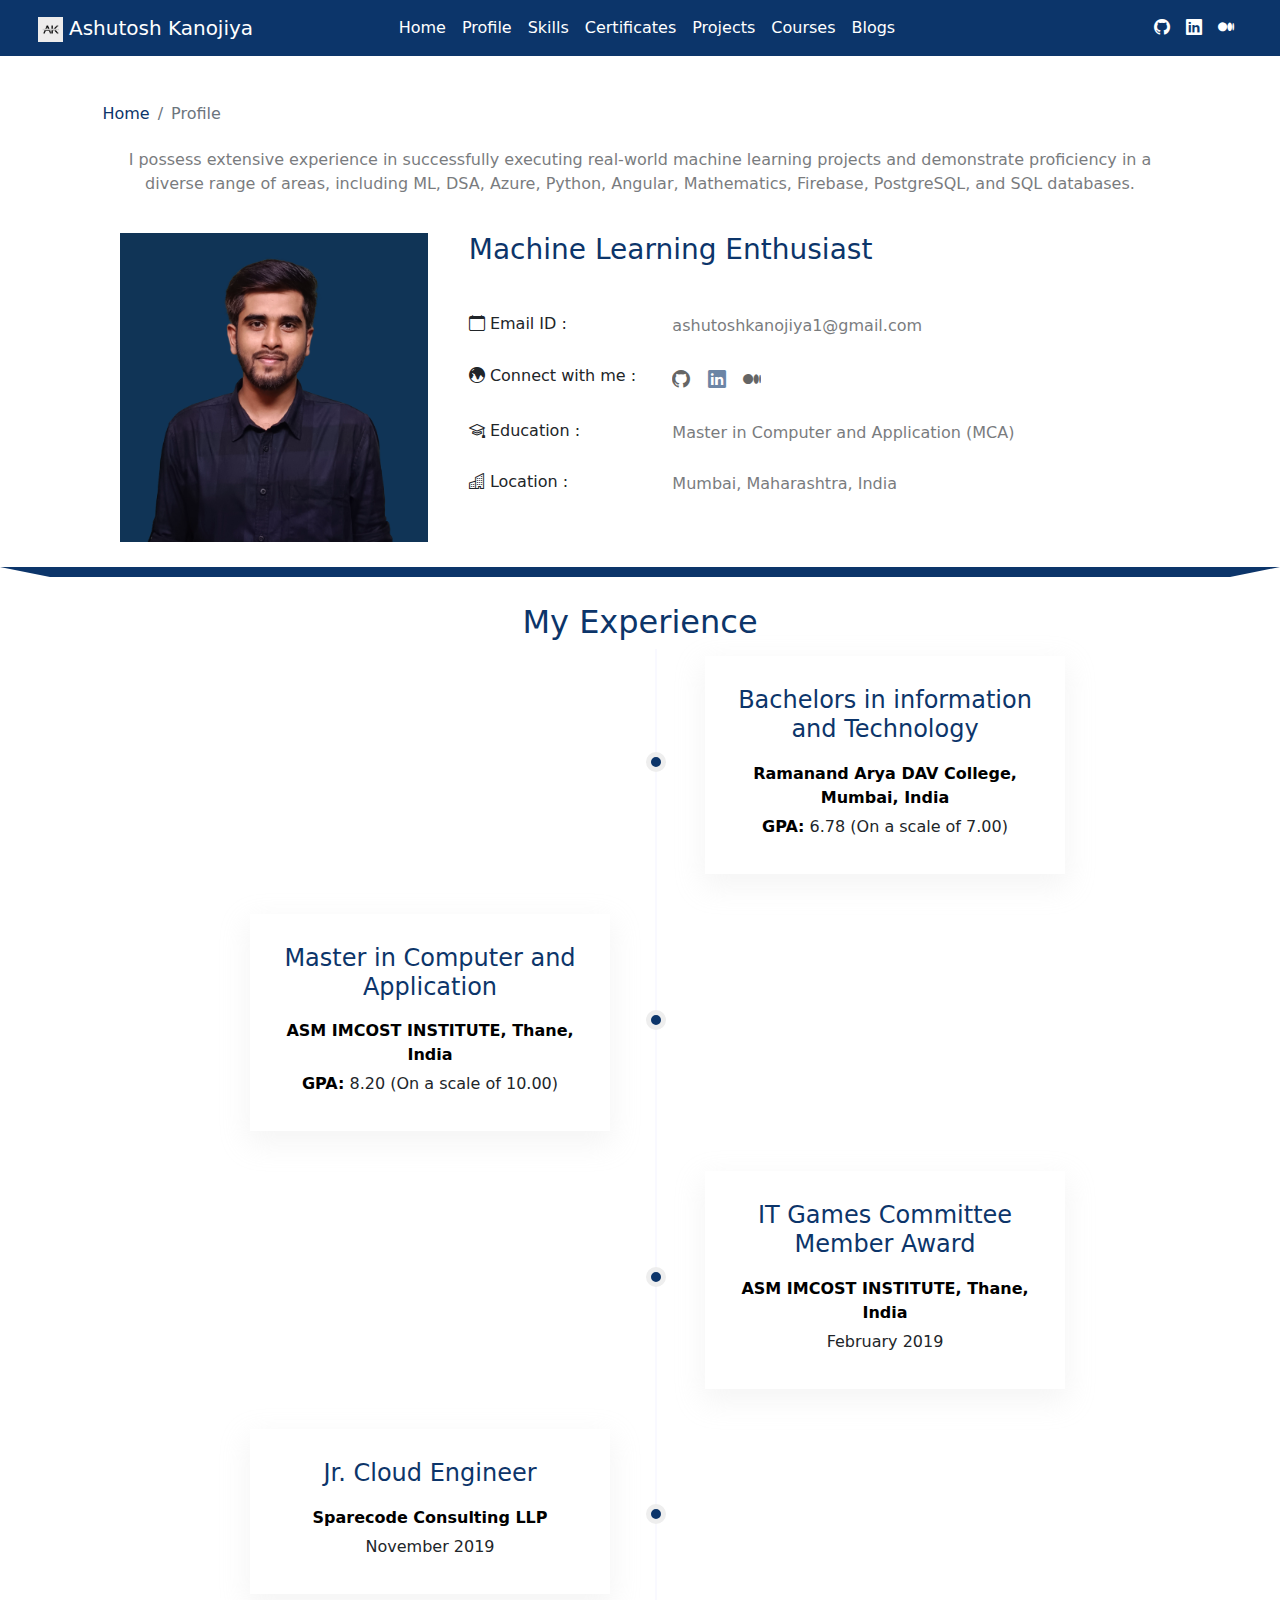
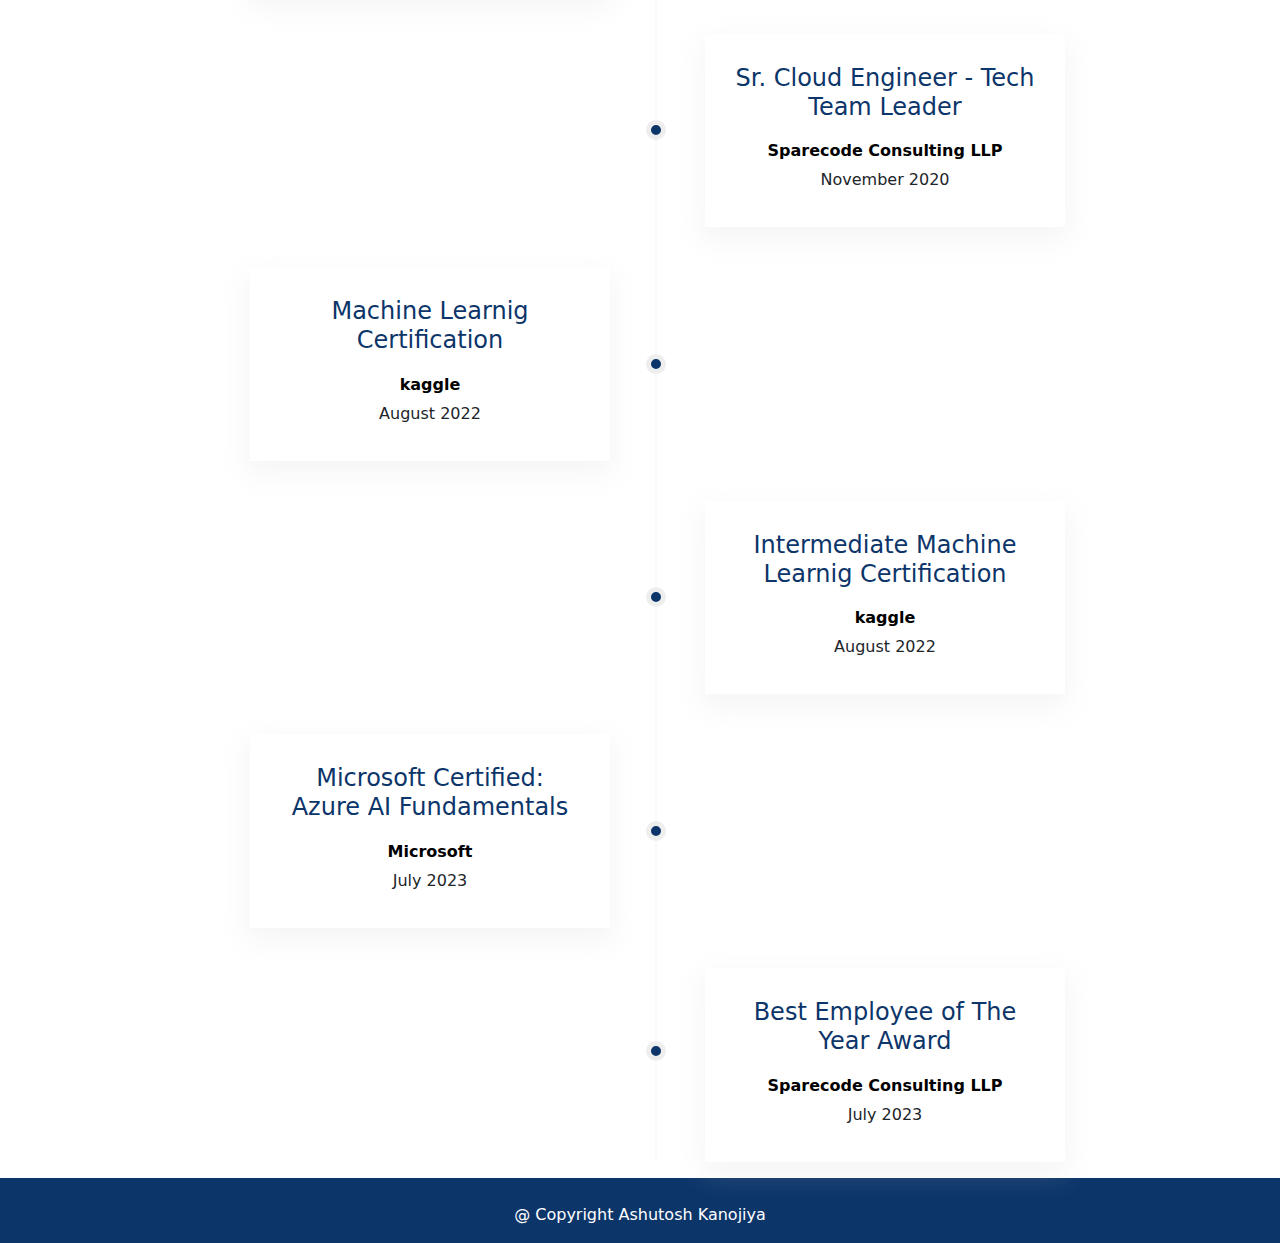
<file: profile.html>
<!DOCTYPE html>
<html lang="en">

<head>
    <meta charset="utf-8">
    <meta content="width=device-width, initial-scale=1.0" name="viewport">

    <!-- Author Meta -->
    <meta name="author" content="Ashutosh Kanojiya">
    <!-- Meta Description -->
    <meta name="description" content="A personal website built and deployed by Ashutosh Kanojiya.">
    <!-- Meta Keyword -->
    <meta name="keywords" content="portfolio">

    <title>Ashutosh Kanojiya</title>

    <link rel="icon" href="./assets/img/logo.png" type="image/icon type">

    <!-- Favicons -->
    <!-- <link href="assets/img/favicon.png" rel="icon">
  <link href="assets/img/apple-touch-icon.png" rel="apple-touch-icon"> -->

    <!-- Google Fonts -->
    <link
        href="https://fonts.googleapis.com/css?family=Open+Sans:300,300i,400,400i,600,600i,700,700i|Raleway:300,300i,400,400i,500,500i,600,600i,700,700i|Poppins:300,300i,400,400i,500,500i,600,600i,700,700i"
        rel="stylesheet">

    <!-- Vendor CSS Files -->
    <link href="./assets/vendor/aos/aos.css" rel="stylesheet">
    <link href="./assets/vendor/bootstrap/css/bootstrap.min.css" rel="stylesheet">
    <link href="./assets/vendor/bootstrap-icons/font/bootstrap-icons.css" rel="stylesheet">

    <!-- Template Main CSS File -->
    <link href="./assets/css/style.css" rel="stylesheet">

    <script src="https://code.jquery.com/jquery-3.7.1.js"
        integrity="sha256-eKhayi8LEQwp4NKxN+CfCh+3qOVUtJn3QNZ0TciWLP4=" crossorigin="anonymous"></script>

    <script src="./script.js"></script>


</head>

<body>

    <!-- navbar -->
    <div class="container-fluid full-width">
        <div class="row">
            <div class="col-md-12 menu">
                <nav class="navbar navbar-expand-lg">
                    <div class="container-fluid">
                        <a class="navbar-brand" href="./index.html"><img width="25"
                                src="./assets/img/logo.png" />&nbsp;Ashutosh
                            Kanojiya</a>
                        <button class="navbar-toggler" type="button" data-bs-toggle="collapse"
                            data-bs-target="#navbarSupportedContent" aria-controls="navbarSupportedContent"
                            aria-expanded="false" aria-label="Toggle navigation">
                            <span class="navbar-toggler-icon"></span>
                        </button>
                        <div class="collapse navbar-collapse" id="navbarSupportedContent">
                            <ul class="navbar-nav mx-auto mb-2 mb-lg-0">
                                <li class="nav-item">
                                    <a class="nav-link" aria-current="page" href="./index.html#home">Home</a>
                                </li>
                                <li class="nav-item">
                                    <a class="nav-link" href="./profile.html">Profile</a>
                                </li>
                                <li class="nav-item">
                                    <a class="nav-link" href="./index.html#skills">Skills</a>
                                </li>
                                <li class="nav-item">
                                    <a class="nav-link" href="./index.html#certificate">Certificates</a>
                                </li>
                                <li class="nav-item">
                                    <a class="nav-link" href="./index.html#projects">Projects</a>
                                </li>
                                <li class="nav-item">
                                    <a class="nav-link" href="./index.html#courses">Courses</a>
                                </li>
                                <li class="nav-item">
                                    <a class="nav-link" href="./index.html#blog">Blogs</a>
                                </li>
                            </ul>

                            <ul class="navbar-nav mr-auto mb-2 mb-lg-0">
                                <li class="nav-item">
                                    <a class="nav-link" aria-current="page" href="https://github.com/Ashuk25"
                                        target='_blank'><i class="bi bi-github"></i></a>
                                </li>
                                <li class="nav-item">
                                    <a class="nav-link" href="https://www.linkedin.com/in/ashutosh-kanojiya-44b857178/"
                                        target='_blank'><i class="bi bi-linkedin"></i></a>
                                </li>
                                <li class="nav-item">
                                    <a class="nav-link" href="https://medium.com/@ashutoshkanojiya1" target='_blank'><i
                                            class="bi bi-medium"></i></a>
                                </li>
                            </ul>

                        </div>
                    </div>
                </nav>
            </div>
        </div>
    </div>

    <div class="container-fluid profile timeline-profile" id="profile">
        <nav aria-label="breadcrumb">
            <ol class="breadcrumb">
                <li class="breadcrumb-item"><a href="../index.html">Home</a></li>
                <li class="breadcrumb-item active" aria-current="page">Profile</li>
            </ol>
        </nav>
        <div class="row">
            <div class="col-md-12" style="text-align: center;">
                <p>I possess extensive experience in successfully executing real-world machine learning projects and
                    demonstrate proficiency in a diverse range of areas, including ML, DSA, Azure, Python, Angular,
                    Mathematics, Firebase, PostgreSQL, and SQL databases.</p>
            </div>
        </div>
        <div class="row">
            <div class="col-md-4" style="text-align: center;">
                <!-- <div class="card">
              <div class="card-body"> -->
                <img src="./assets/img/profile-img.png" alt="" />
                <!-- </div>
            </div> -->

            </div>
            <div class="col-md-8">
                <h3>Machine Learning Enthusiast</h3>
                <div class="row" style="margin-top: 5%;">
                    <div class="col-md-10">
                        <div class="row">
                            <div class="col-md-4">
                                <h5><i class="bi bi-calendar"></i>&nbsp;Email ID :</h5>
                            </div>
                            <div class="col-md-8">
                                <p>ashutoshkanojiya1@gmail.com</p>
                            </div>
                        </div>
                        <div class="row">
                            <div class="col-md-4">
                                <h5><i class="bi bi-globe-central-south-asia"></i>&nbsp;Connect with me :</h5>
                            </div>
                            <div class="col-md-8">
                                <p style="font-size: 18px;"><a href="https://github.com/Ashuk25" target='_blank'
                                        style="color: black;"><i class="bi bi-github"></i></a>&nbsp;&nbsp;
                                    <a href="https://www.linkedin.com/in/ashutosh-kanojiya-44b857178/"
                                        target='_blank'><i class="bi bi-linkedin"></i></a>&nbsp;&nbsp;
                                    <a href="https://medium.com/@ashutoshkanojiya1" target='_blank'
                                        style="color: black;"><i class="bi bi-medium"></i></a>
                                </p>
                            </div>
                        </div>
                        <div class="row">
                            <div class="col-md-4">
                                <h5><i class="bi bi-mortarboard"></i>&nbsp;Education :</h5>
                            </div>
                            <div class="col-md-8">
                                <p>Master in Computer and Application (MCA)</p>
                            </div>
                        </div>
                        <div class="row">
                            <div class="col-md-4">
                                <h5><i class="bi bi-buildings"></i>&nbsp;Location :</h5>
                            </div>
                            <div class="col-md-8">
                                <p>Mumbai, Maharashtra, India</p>
                            </div>
                        </div>
                    </div>
                    <div class="col-md-4">
                    </div>
                </div>
            </div>
        </div>
    </div>


    <!-- divider between two section -->
    <div class="container-fluid">
        <div class="row">
            <div class="col-md-12 buttom-divider">
            </div>
        </div>
    </div>

    <!-- Start timeline Area -->
    <div class="container-fluid timeline pt-80 pb-80">
        <div class="row">
            <div class="col-md-12">
                <div class="text-center">
                    <div class="menu-content pb-40">
                        <div class="title text-center">
                            <h2 class="mb-10" style="color: #0C356A;">My Experience</h2>
                        </div>
                    </div>
                </div>
                <ul>
                    <li>
                        <div class="content">
                            <h4>
                                <time>Bachelors in information and Technology</time>
                            </h4>
                            <p><b>Ramanand Arya DAV College, Mumbai, India</b></p>
                            <p><b>GPA:</b> 6.78 (On a scale of 7.00)</p>
                        </div>
                    </li>
                    <li>
                        <div class="content">
                            <!-- <img class="img-fluid mx-auto d-block mb-30" src="img/about/c-logo.png" alt=""> -->
                            <h4>
                                <time>Master in Computer and Application</time>
                            </h4>
                            <p><b>ASM IMCOST INSTITUTE, Thane, India</b></p>
                            <p><b>GPA:</b> 8.20 (On a scale of 10.00)</p>
                        </div>
                    </li>

                    <li>
                        <div class="content">
                            <h4>
                                <time>IT Games Committee Member Award</time>
                            </h4>
                            <p><b>ASM IMCOST INSTITUTE, Thane, India</b></p>
                            <p>February 2019</p>
                        </div>
                    </li>

                    <li>
                        <div class="content">
                            <h4>
                                <time>Jr. Cloud Engineer</time>
                            </h4>
                            <p><b>Sparecode Consulting LLP</b></p>
                            <p>November 2019</p>
                        </div>
                    </li>
                    <li>
                        <div class="content">
                            <h4>
                                <time>Sr. Cloud Engineer - Tech Team Leader</time>
                            </h4>
                            <p><b>Sparecode Consulting LLP</b></p>
                            <p>November 2020</p>
                        </div>
                    </li>
                    <li>
                        <div class="content">
                            <h4>
                                <time>Machine Learnig Certification</time>
                            </h4>
                            <p><b>kaggle</b></p>
                            <p>August 2022</p>
                        </div>
                    </li>
                    <li>
                        <div class="content">
                            <h4>
                                <time>Intermediate Machine Learnig Certification</time>
                            </h4>
                            <p><b>kaggle</b></p>
                            <p>August 2022</p>
                        </div>
                    </li>
                    <li>
                        <div class="content">
                            <h4>
                                <time>Microsoft Certified: Azure AI Fundamentals</time>
                            </h4>
                            <p><b>Microsoft</b></p>
                            <p>July 2023</p>
                        </div>
                    </li>
                    <li>
                        <div class="content">
                            <h4>
                                <time>Best Employee of The Year Award</time>
                            </h4>
                            <p><b>Sparecode Consulting LLP</b></p>
                            <p>July 2023</p>
                        </div>
                    </li>

                </ul>
            </div>
        </div>

    </div>



    <!-- End timeline Area -->

    <!-- Back to top button -->
  <div class="container-fluid">
    <div class="row">
      <div class="col-md-12">
        <a href="#" class="back-to-top d-flex align-items-center justify-content-center"><i
            class="bi bi-arrow-up-short"></i></a>
      </div>
    </div>
  </div>

    <!-- Footer -->
    <div class="container-fluid" id="footer">
        <div class="row d-flex align-items-center">
            <div class="col-md-12">
                <p>@ Copyright Ashutosh Kanojiya</p>
            </div>
        </div>
    </div>

    <!-- Vendor JS Files -->
    <script src="./assets/vendor/aos/aos.js"></script>
    <script src="./assets/vendor/bootstrap/js/bootstrap.bundle.min.js"></script>
    <script src="./assets/vendor/typed.js/typed.min.js"></script>
    <script src="./assets/vendor/php-email-form/validate.js"></script>

    <!-- Template Main JS File -->
    <script src="./assets/js/main.js"></script>

</body>

</html>
</file>
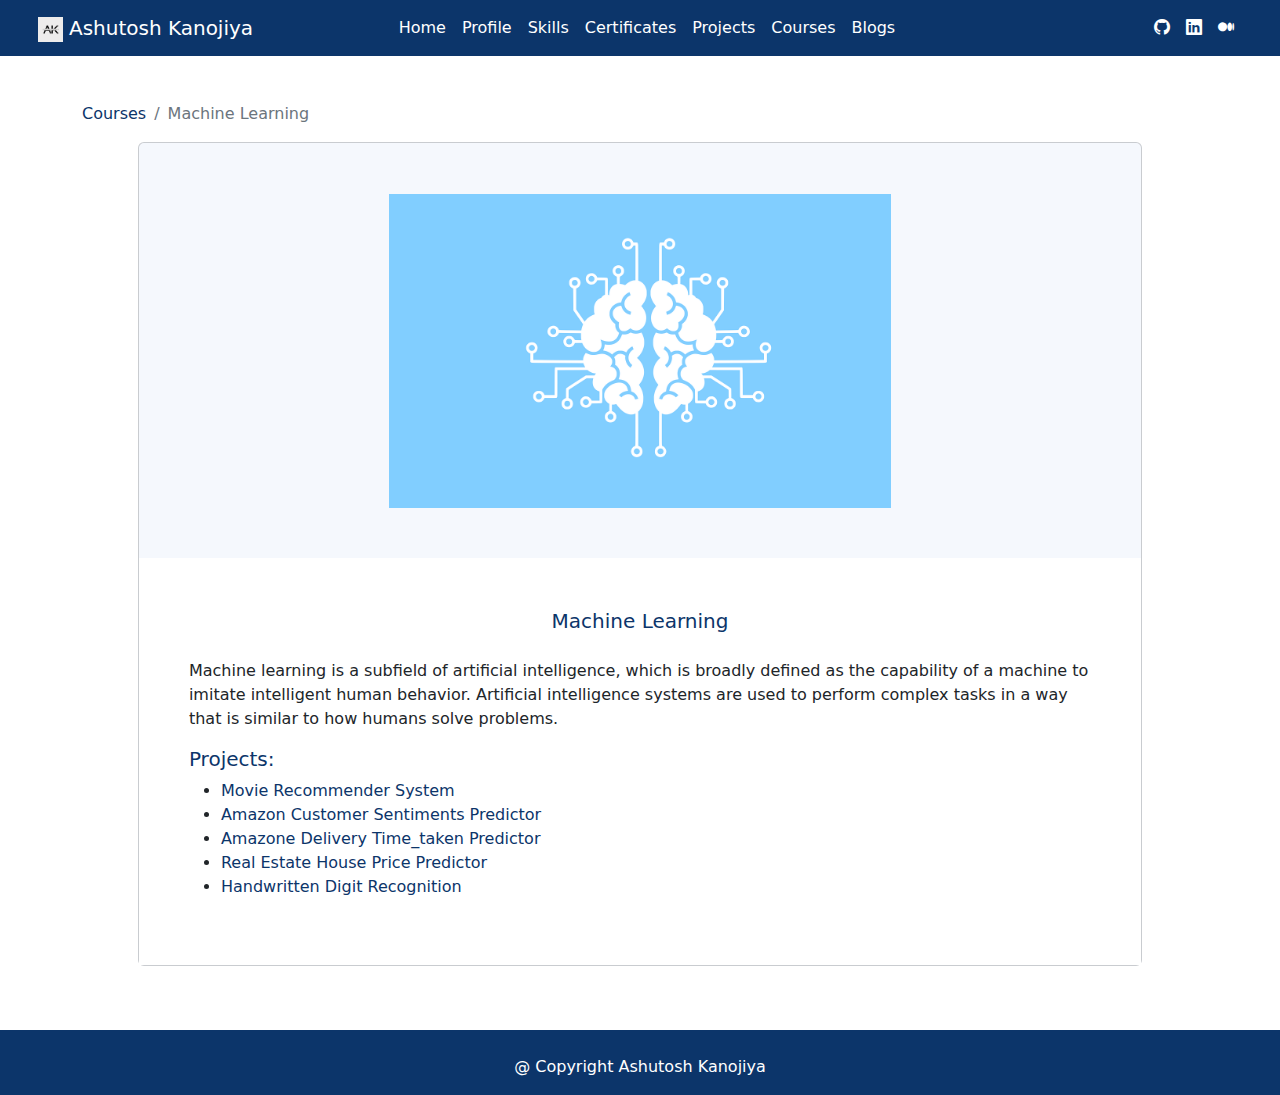
<file: Courses/machine_learning.html>
<!DOCTYPE html>
<html lang="en">

<head>
  <meta charset="utf-8">
  <meta content="width=device-width, initial-scale=1.0" name="viewport">

  <!-- Author Meta -->
  <meta name="author" content="Ashutosh Kanojiya">
  <!-- Meta Description -->
  <meta name="description" content="A personal website built and deployed by Ashutosh Kanojiya.">
  <!-- Meta Keyword -->
  <meta name="keywords" content="portfolio">

  <title>Ashutosh Kanojiya</title>

  <link rel="icon" href="../assets/img/logo.png" type="image/icon type">
  <!-- Favicons -->
  <!-- <link href="assets/img/favicon.png" rel="icon">
  <link href="assets/img/apple-touch-icon.png" rel="apple-touch-icon"> -->

  <!-- Google Fonts -->
  <link
    href="https://fonts.googleapis.com/css?family=Open+Sans:300,300i,400,400i,600,600i,700,700i|Raleway:300,300i,400,400i,500,500i,600,600i,700,700i|Poppins:300,300i,400,400i,500,500i,600,600i,700,700i"
    rel="stylesheet">

  <!-- Vendor CSS Files -->
  <link href="../assets/vendor/aos/aos.css" rel="stylesheet">
  <link href="../assets/vendor/bootstrap/css/bootstrap.min.css" rel="stylesheet">
  <link href="../assets/vendor/bootstrap-icons/font/bootstrap-icons.css" rel="stylesheet">

  <!-- Template Main CSS File -->
  <link href="../assets/css/style.css" rel="stylesheet">

  <script src="https://code.jquery.com/jquery-3.7.1.js" integrity="sha256-eKhayi8LEQwp4NKxN+CfCh+3qOVUtJn3QNZ0TciWLP4="
    crossorigin="anonymous"></script>

  <script src="../script.js"></script>

</head>

<body>

  <!-- navbar -->
  <div class="container-fluid full-width">
    <div class="row">
      <div class="col-md-12 menu">
        <nav class="navbar navbar-expand-lg">
          <div class="container-fluid">
            <a class="navbar-brand" href="../index.html"><img width="25" src="../assets/img/logo.png"/>&nbsp;Ashutosh Kanojiya</a>
            <button class="navbar-toggler" type="button" data-bs-toggle="collapse"
              data-bs-target="#navbarSupportedContent" aria-controls="navbarSupportedContent" aria-expanded="false"
              aria-label="Toggle navigation">
              <span class="navbar-toggler-icon"></span>
            </button>
            <div class="collapse navbar-collapse" id="navbarSupportedContent">
              <ul class="navbar-nav mx-auto mb-2 mb-lg-0">
                <li class="nav-item">
                  <a class="nav-link" aria-current="page" href="../index.html#home">Home</a>
                </li>
                <li class="nav-item">
                  <a class="nav-link" href="../profile.html">Profile</a>
                </li>
                <li class="nav-item">
                  <a class="nav-link" href="../index.html#skills">Skills</a>
                </li>
                <li class="nav-item">
                  <a class="nav-link" href="../index.html#certificate">Certificates</a>
                </li>
                <li class="nav-item">
                  <a class="nav-link" href="../index.html#projects">Projects</a>
                </li>
                <li class="nav-item">
                  <a class="nav-link" href="../index.html#courses">Courses</a>
                </li>
                <li class="nav-item">
                  <a class="nav-link" href="../index.html#blog">Blogs</a>
                </li>
              </ul>

              <ul class="navbar-nav mr-auto mb-2 mb-lg-0">
                <li class="nav-item">
                  <a class="nav-link" aria-current="page" href="https://github.com/Ashuk25" target='_blank'><i
                      class="bi bi-github"></i></a>
                </li>
                <li class="nav-item">
                  <a class="nav-link" href="https://www.linkedin.com/in/ashutosh-kanojiya-44b857178/" target='_blank'><i
                      class="bi bi-linkedin"></i></a>
                </li>
                <li class="nav-item">
                  <a class="nav-link" href="https://medium.com/@ashutoshkanojiya1" target='_blank'><i
                      class="bi bi-medium"></i></a>
                </li>
              </ul>

            </div>
          </div>
        </nav>
      </div>
    </div>
  </div>

  <!-- <main id="main"> -->


  <!-- ======= Services Section ======= -->
  <section id="course" class="courses machine-learning-course">
    <div class="container">
      <nav aria-label="breadcrumb">
        <ol class="breadcrumb">
          <li class="breadcrumb-item"><a href="../index.html#courses">Courses</a></li>
          <li class="breadcrumb-item active" aria-current="page">Machine Learning</li>
        </ol>
      </nav>
      <div class="row" style="padding-left: 5%; padding-right: 5%;">
        <div class="col-lg-12 col-md-12 icon-box">
          <div class="card" style="background-color: #F5F8FD;">
            <img class="card-img-top" src="../assets/img/courses/machine-learning.png" alt="Card image cap">
            <div class="card-body" style="background-color: white; padding: 5%;">
              <h5 class="card-title">Machine Learning</h5>
              <p class="card-text">Machine learning is a subfield of artificial intelligence, which is broadly defined
                as
                the capability of a machine to imitate intelligent human behavior. Artificial intelligence
                systems are used to perform complex tasks in a way that is similar to how humans solve problems.</p>

              <h5>Projects: </h5>
              <ul>
                <li><a href="https://github.com/Ashuk25/Movie-Recommender-System.git" target="_blank">Movie Recommender
                    System</a></li>
                <li><a href="https://github.com/Ashuk25/Amazon-Customer-Sentiments-Predictor" target="_blank">Amazon
                    Customer Sentiments Predictor</a></li>
                <li><a href="https://github.com/Ashuk25/Predict-Amazone-Delivery-Time" target="_blank">Amazone Delivery
                    Time_taken Predictor</a></li>
                <li><a href="https://github.com/Ashuk25/Real-Estate-House-Price-Predictor" target="_blank">Real Estate
                    House Price Predictor</a></li>
                <li><a href="https://github.com/Ashuk25/Handwritten-Digit-Recognition" target="_blank">Handwritten Digit
                    Recognition</a></li>
              </ul>
            </div>

          </div>

        </div>

      </div>
  </section><!-- End Services Section -->

  <!-- </main>End #main -->

  <!-- Back to top button -->
  <div class="container-fluid">
    <div class="row">
      <div class="col-md-12">
        <a href="#" class="back-to-top d-flex align-items-center justify-content-center"><i
            class="bi bi-arrow-up-short"></i></a>
      </div>
    </div>
  </div>

  <!-- Footer -->
  <div class="container-fluid" id="footer">
    <div class="row d-flex align-items-center">
      <div class="col-md-12">
        <p>@ Copyright Ashutosh Kanojiya</p>
      </div>
    </div>
  </div>

  <!-- Vendor JS Files -->
  <script src="../assets/vendor/aos/aos.js"></script>
  <script src="../assets/vendor/bootstrap/js/bootstrap.bundle.min.js"></script>
  <script src="../assets/vendor/typed.js/typed.min.js"></script>
  <script src="../assets/vendor/php-email-form/validate.js"></script>

  <!-- Template Main JS File -->
  <script src="../assets/js/main.js"></script>

</body>

</html>
</file>
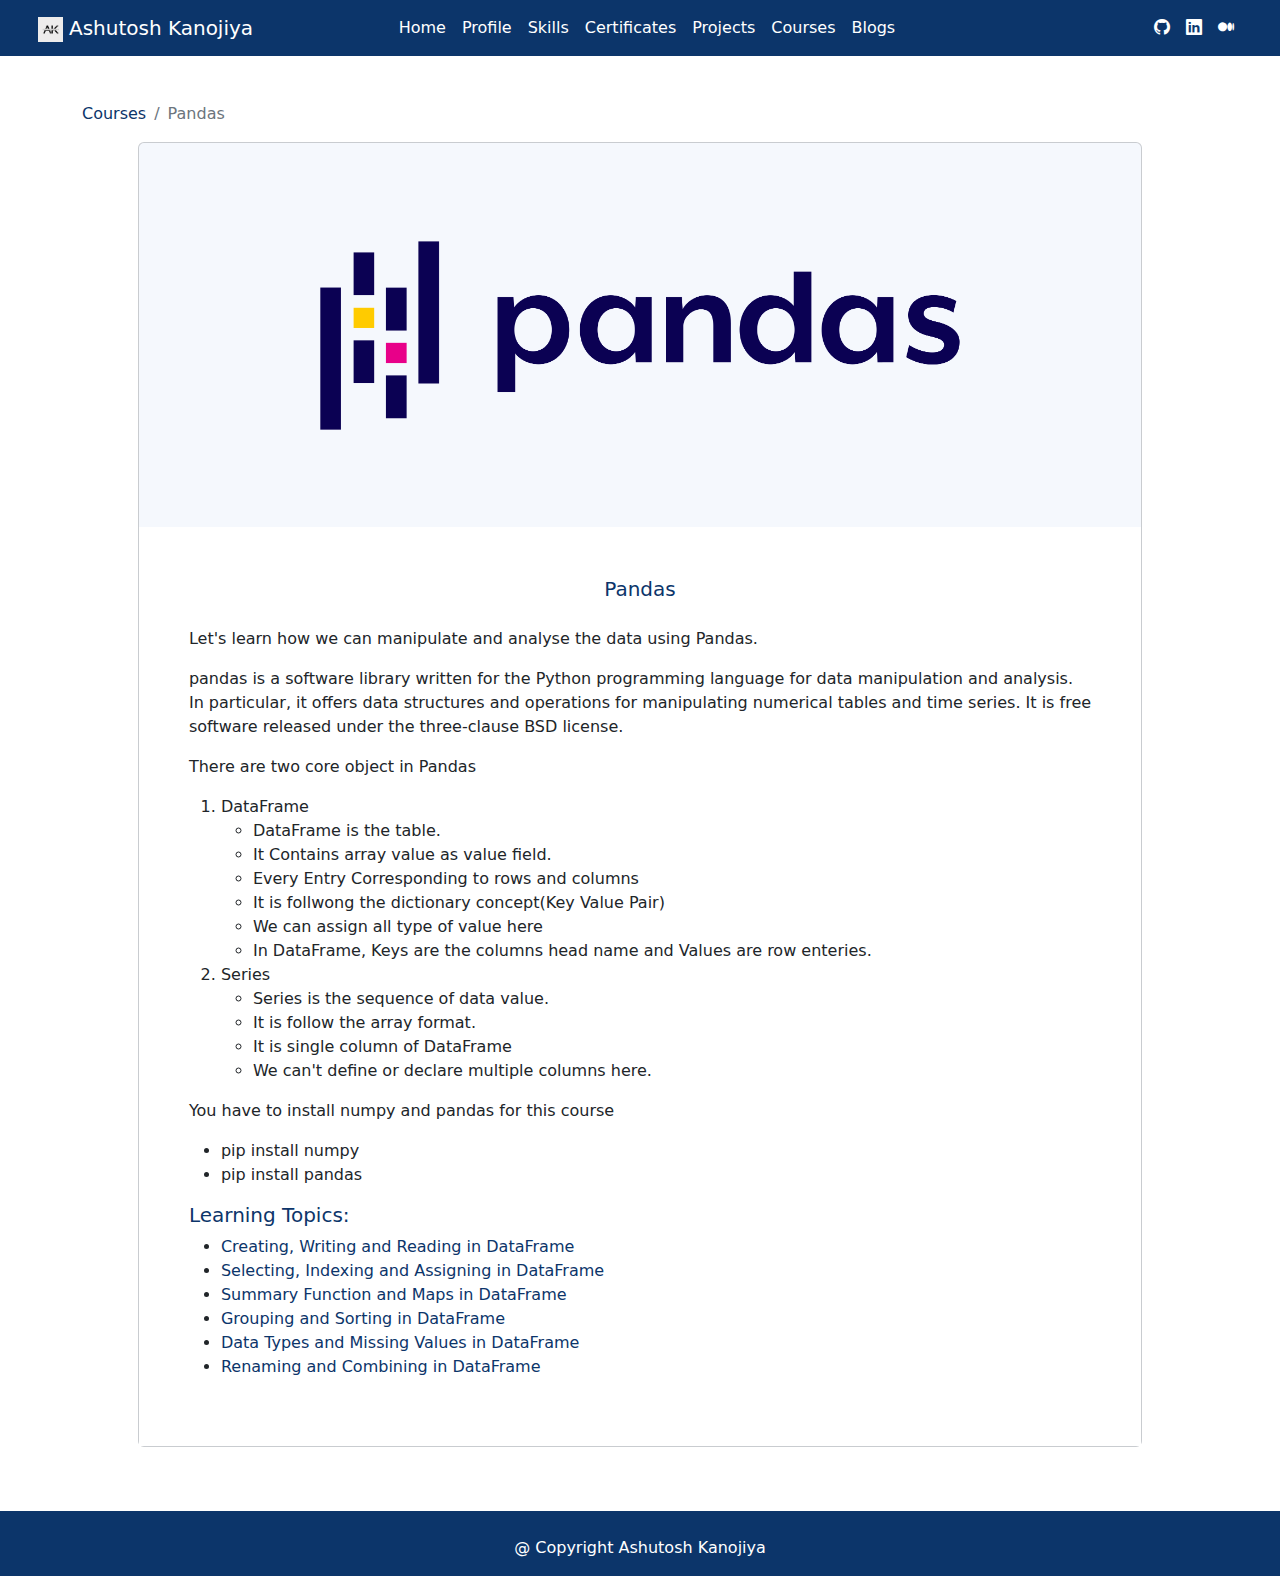
<file: Courses/pandas.html>
<!DOCTYPE html>
<html lang="en">

<head>
  <meta charset="utf-8">
  <meta content="width=device-width, initial-scale=1.0" name="viewport">

  <!-- Author Meta -->
  <meta name="author" content="Ashutosh Kanojiya">
  <!-- Meta Description -->
  <meta name="description" content="A personal website built and deployed by Ashutosh Kanojiya.">
  <!-- Meta Keyword -->
  <meta name="keywords" content="portfolio">

  <title>Ashutosh Kanojiya</title>

  <link rel="icon" href="../assets/img/logo.png" type="image/icon type">
  <!-- Favicons -->
  <!-- <link href="assets/img/favicon.png" rel="icon">
  <link href="assets/img/apple-touch-icon.png" rel="apple-touch-icon"> -->

  <!-- Google Fonts -->
  <link
    href="https://fonts.googleapis.com/css?family=Open+Sans:300,300i,400,400i,600,600i,700,700i|Raleway:300,300i,400,400i,500,500i,600,600i,700,700i|Poppins:300,300i,400,400i,500,500i,600,600i,700,700i"
    rel="stylesheet">

  <!-- Vendor CSS Files -->
  <link href="../assets/vendor/aos/aos.css" rel="stylesheet">
  <link href="../assets/vendor/bootstrap/css/bootstrap.min.css" rel="stylesheet">
  <link href="../assets/vendor/bootstrap-icons/font/bootstrap-icons.css" rel="stylesheet">

  <!-- Template Main CSS File -->
  <link href="../assets/css/style.css" rel="stylesheet">

  <script src="https://code.jquery.com/jquery-3.7.1.js" integrity="sha256-eKhayi8LEQwp4NKxN+CfCh+3qOVUtJn3QNZ0TciWLP4="
    crossorigin="anonymous"></script>

  <script src="../script.js"></script>


</head>

<body>

  <!-- navbar -->
  <div class="container-fluid full-width">
    <div class="row">
      <div class="col-md-12 menu">
        <nav class="navbar navbar-expand-lg">
          <div class="container-fluid">
            <a class="navbar-brand" href="../index.html"><img width="25" src="../assets/img/logo.png" />&nbsp;Ashutosh
              Kanojiya</a>
            <button class="navbar-toggler" type="button" data-bs-toggle="collapse"
              data-bs-target="#navbarSupportedContent" aria-controls="navbarSupportedContent" aria-expanded="false"
              aria-label="Toggle navigation">
              <span class="navbar-toggler-icon"></span>
            </button>
            <div class="collapse navbar-collapse" id="navbarSupportedContent">
              <ul class="navbar-nav mx-auto mb-2 mb-lg-0">
                <li class="nav-item">
                  <a class="nav-link" aria-current="page" href="../index.html#home">Home</a>
                </li>
                <li class="nav-item">
                  <a class="nav-link" href="../profile.html">Profile</a>
                </li>
                <li class="nav-item">
                  <a class="nav-link" href="../index.html#skills">Skills</a>
                </li>
                <li class="nav-item">
                  <a class="nav-link" href="../index.html#certificate">Certificates</a>
                </li>
                <li class="nav-item">
                  <a class="nav-link" href="../index.html#projects">Projects</a>
                </li>
                <li class="nav-item">
                  <a class="nav-link" href="../index.html#courses">Courses</a>
                </li>
                <li class="nav-item">
                  <a class="nav-link" href="../index.html#blog">Blogs</a>
                </li>
              </ul>

              <ul class="navbar-nav mr-auto mb-2 mb-lg-0">
                <li class="nav-item">
                  <a class="nav-link" aria-current="page" href="https://github.com/Ashuk25" target='_blank'><i
                      class="bi bi-github"></i></a>
                </li>
                <li class="nav-item">
                  <a class="nav-link" href="https://www.linkedin.com/in/ashutosh-kanojiya-44b857178/" target='_blank'><i
                      class="bi bi-linkedin"></i></a>
                </li>
                <li class="nav-item">
                  <a class="nav-link" href="https://medium.com/@ashutoshkanojiya1" target='_blank'><i
                      class="bi bi-medium"></i></a>
                </li>
              </ul>

            </div>
          </div>
        </nav>
      </div>
    </div>
  </div>

  <!-- <main id="main"> -->


  <!-- ======= Services Section ======= -->
  <section id="course" class="courses pandas-course">
    <div class="container">
      <nav aria-label="breadcrumb">
        <ol class="breadcrumb">
          <li class="breadcrumb-item"><a href="../index.html#courses">Courses</a></li>
          <li class="breadcrumb-item active" aria-current="page">Pandas</li>
        </ol>
      </nav>
      <div class="row" style="padding-left: 5%; padding-right: 5%;">
        <div class="col-lg-12 col-md-12 icon-box">
          <div class="card" style="background-color: #F5F8FD;">
            <img class="card-img-top" src="../assets/img/courses/Pandas.png" alt="Card image cap">
            <div class="card-body" style="background-color: white; padding: 5%;">
              <h5 class="card-title">Pandas</h5>
              <p class="card-text">Let's learn how we can manipulate and analyse the data using Pandas.</p>
              <p>pandas is a software library written for the Python programming language
                for data manipulation and analysis. In particular, it offers data structures
                and operations for manipulating numerical tables and time series.
                It is free software released under the three-clause BSD license.</p>
              <p>There are two core object in Pandas</p>
              <ol>
                <li>DataFrame
                  <ul>
                    <li>DataFrame is the table.</li>
                    <li>It Contains array value as value field.</li>
                    <li>Every Entry Corresponding to rows and columns</li>
                    <li>It is follwong the dictionary concept(Key Value Pair)</li>
                    <li>We can assign all type of value here</li>
                    <li>In DataFrame, Keys are the columns head name and Values are row enteries.</li>
                  </ul>
                </li>
                <li>Series
                  <ul>
                    <li>Series is the sequence of data value.</li>
                    <li>It is follow the array format.</li>
                    <li>It is single column of DataFrame</li>
                    <li>We can't define or declare multiple columns here.</li>
                  </ul>
                </li>
              </ol>
              <p>You have to install numpy and pandas for this course</p>
              <ul>
                <li>pip install numpy</li>
                <li>pip install pandas</li>
              </ul>
              <h5>Learning Topics:</h5>
              <ul>
                <li><a
                    href="https://github.com/Ashuk25/Courses/blob/main/Pandas/Creating%2C%20Writing%20and%20Reading%20DataFrame.ipynb"
                    target="_blank">Creating, Writing and Reading in DataFrame</a></li>
                <li><a
                    href="https://github.com/Ashuk25/Courses/blob/main/Pandas/Selecting%2C%20Indexing%20and%20Assigning%20.ipynb"
                    target="_blank">Selecting, Indexing and Assigning in DataFrame</a></li>
                <li><a
                    href="https://github.com/Ashuk25/Courses/blob/main/Pandas/Summary%20Function%20and%20Maps%20.ipynb"
                    target="_blank">Summary Function and Maps in DataFrame</a></li>
                <li><a href="https://github.com/Ashuk25/Courses/blob/main/Pandas/Grouping%20and%20Sorting.ipynb"
                    target="_blank">Grouping and Sorting in DataFrame</a></li>
                <li><a
                    href="https://github.com/Ashuk25/Courses/blob/main/Pandas/Data%20Types%20and%20Missing%20Values.ipynb"
                    target="_blank">Data Types and Missing Values in DataFrame</a></li>
                <li><a href="https://github.com/Ashuk25/Courses/blob/main/Pandas/Renaming%20and%20Combining.ipynb"
                    target="_blank">Renaming and Combining in DataFrame</a></li>

              </ul>
            </div>

          </div>

        </div>

      </div>
  </section><!-- End Services Section -->

  <!-- </main>End #main -->

  <!-- Back to top button -->
  <div class="container-fluid">
    <div class="row">
      <div class="col-md-12">
        <a href="#" class="back-to-top d-flex align-items-center justify-content-center"><i
            class="bi bi-arrow-up-short"></i></a>
      </div>
    </div>
  </div>

  <!-- Footer -->
  <div class="container-fluid" id="footer">
    <div class="row d-flex align-items-center">
      <div class="col-md-12">
        <p>@ Copyright Ashutosh Kanojiya</p>
      </div>
    </div>
  </div>

  <!-- Vendor JS Files -->
  <script src="../assets/vendor/aos/aos.js"></script>
  <script src="../assets/vendor/bootstrap/js/bootstrap.bundle.min.js"></script>
  <script src="../assets/vendor/typed.js/typed.min.js"></script>
  <script src="../assets/vendor/php-email-form/validate.js"></script>

  <!-- Template Main JS File -->
  <script src="../assets/js/main.js"></script>

</body>

</html>
</file>
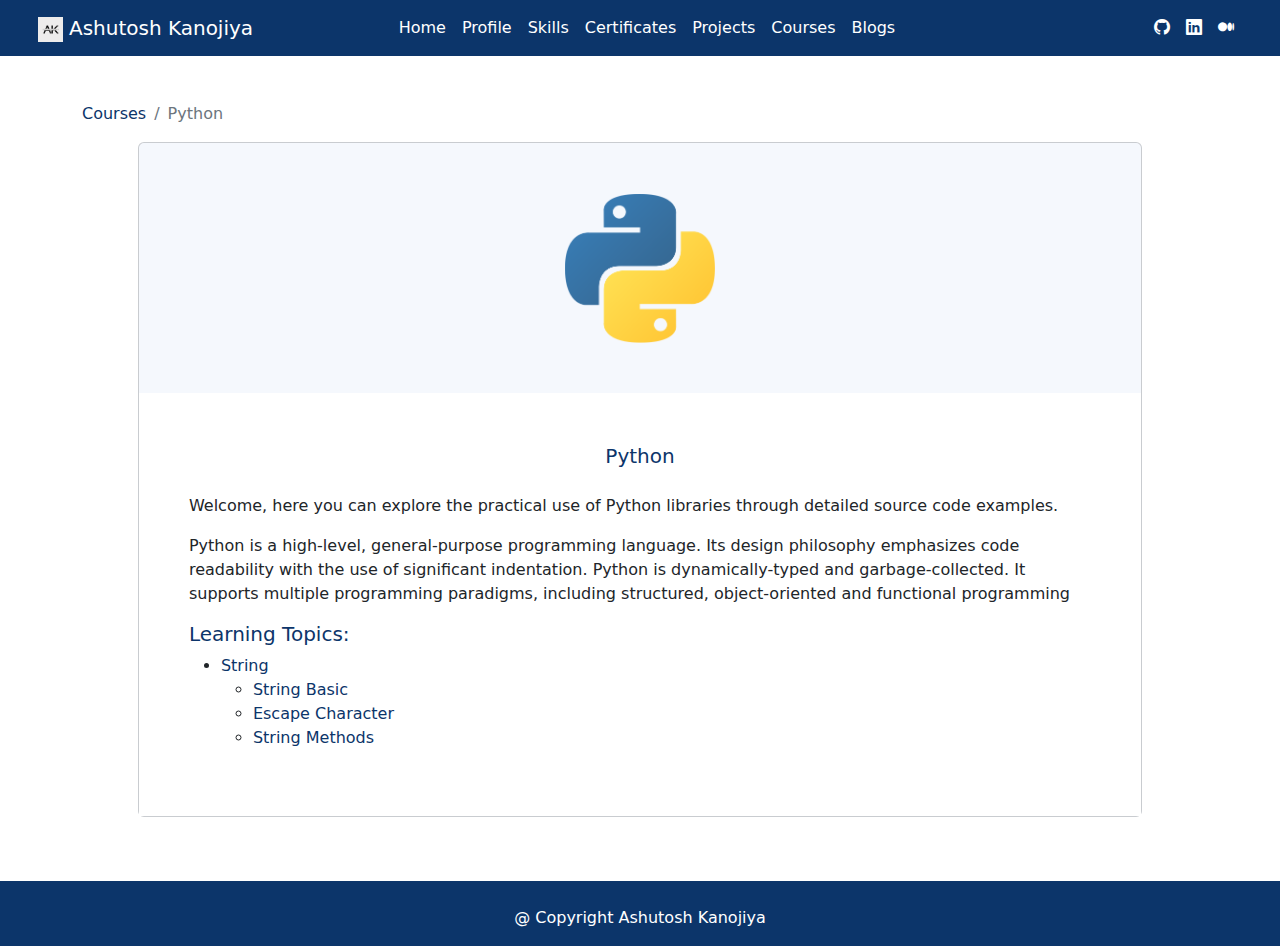
<file: Courses/python.html>
<!DOCTYPE html>
<html lang="en">

<head>
  <meta charset="utf-8">
  <meta content="width=device-width, initial-scale=1.0" name="viewport">

  <!-- Author Meta -->
  <meta name="author" content="Ashutosh Kanojiya">
  <!-- Meta Description -->
  <meta name="description" content="A personal website built and deployed by Ashutosh Kanojiya.">
  <!-- Meta Keyword -->
  <meta name="keywords" content="portfolio">

  <title>Ashutosh Kanojiya</title>

  <link rel="icon" href="../assets/img/logo.png" type="image/icon type">

  <!-- Favicons -->
  <!-- <link href="assets/img/favicon.png" rel="icon">
  <link href="assets/img/apple-touch-icon.png" rel="apple-touch-icon"> -->

  <!-- Google Fonts -->
  <link
    href="https://fonts.googleapis.com/css?family=Open+Sans:300,300i,400,400i,600,600i,700,700i|Raleway:300,300i,400,400i,500,500i,600,600i,700,700i|Poppins:300,300i,400,400i,500,500i,600,600i,700,700i"
    rel="stylesheet">

  <!-- Vendor CSS Files -->
  <link href="../assets/vendor/aos/aos.css" rel="stylesheet">
  <link href="../assets/vendor/bootstrap/css/bootstrap.min.css" rel="stylesheet">
  <link href="../assets/vendor/bootstrap-icons/font/bootstrap-icons.css" rel="stylesheet">

  <!-- Template Main CSS File -->
  <link href="../assets/css/style.css" rel="stylesheet">

  <script src="https://code.jquery.com/jquery-3.7.1.js" integrity="sha256-eKhayi8LEQwp4NKxN+CfCh+3qOVUtJn3QNZ0TciWLP4="
    crossorigin="anonymous"></script>

  <script src="../script.js"></script>

</script>

</head>

<body>

  <!-- navbar -->
  <div class="container-fluid full-width">
    <div class="row">
      <div class="col-md-12 menu">
        <nav class="navbar navbar-expand-lg">
          <div class="container-fluid">
            <a class="navbar-brand" href="../index.html"><img width="25" src="../assets/img/logo.png"/>&nbsp;Ashutosh Kanojiya</a>
            <button class="navbar-toggler" type="button" data-bs-toggle="collapse"
              data-bs-target="#navbarSupportedContent" aria-controls="navbarSupportedContent" aria-expanded="false"
              aria-label="Toggle navigation">
              <span class="navbar-toggler-icon"></span>
            </button>
            <div class="collapse navbar-collapse" id="navbarSupportedContent">
              <ul class="navbar-nav mx-auto mb-2 mb-lg-0">
                <li class="nav-item">
                  <a class="nav-link" aria-current="page" href="../index.html#home">Home</a>
                </li>
                <li class="nav-item">
                  <a class="nav-link" href="../profile.html">Profile</a>
                </li>
                <li class="nav-item">
                  <a class="nav-link" href="../index.html#skills">Skills</a>
                </li>
                <li class="nav-item">
                  <a class="nav-link" href="../index.html#certificate">Certificates</a>
                </li>
                <li class="nav-item">
                  <a class="nav-link" href="../index.html#projects">Projects</a>
                </li>
                <li class="nav-item">
                  <a class="nav-link" href="../index.html#courses">Courses</a>
                </li>
                <li class="nav-item">
                  <a class="nav-link" href="../index.html#blog">Blogs</a>
                </li>
              </ul>

              <ul class="navbar-nav mr-auto mb-2 mb-lg-0">
                <li class="nav-item">
                  <a class="nav-link" aria-current="page" href="https://github.com/Ashuk25" target='_blank'><i
                      class="bi bi-github"></i></a>
                </li>
                <li class="nav-item">
                  <a class="nav-link" href="https://www.linkedin.com/in/ashutosh-kanojiya-44b857178/" target='_blank'><i
                      class="bi bi-linkedin"></i></a>
                </li>
                <li class="nav-item">
                  <a class="nav-link" href="https://medium.com/@ashutoshkanojiya1" target='_blank'><i
                      class="bi bi-medium"></i></a>
                </li>
              </ul>

            </div>
          </div>
        </nav>
      </div>
    </div>
  </div>

  <!-- <main id="main"> -->

   
    <!-- ======= Courses Section ======= -->
    <section id="course" class="courses python-course">
      <div class="container">
        <nav aria-label="breadcrumb">
          <ol class="breadcrumb">
            <li class="breadcrumb-item"><a href="../index.html#courses">Courses</a></li>
            <li class="breadcrumb-item active" aria-current="page">Python</li>
          </ol>
        </nav>
        <div class="row" style="padding-left: 5%; padding-right: 5%;">
          <div class="col-lg-12 col-md-12 icon-box">
            <div class="card" style="background-color: #F5F8FD;">
              <img class="card-img-top" src="../assets/img/courses/Python.png" alt="Card image cap">
              <div class="card-body" style="background-color: white; padding: 5%;">
                <h5 class="card-title">Python</h5>
                <p class="card-text">Welcome, here you can explore the practical use of Python libraries through detailed
                  source code examples.</p>
                <p>Python is a high-level, general-purpose programming language.
                     Its design philosophy emphasizes code readability with the use of significant
                      indentation. Python is dynamically-typed and garbage-collected. It supports multiple programming paradigms, including structured, object-oriented and functional programming</p>
                <h5>Learning Topics:</h5>
                <ul>
                    <li><a <a href="https://github.com/Ashuk25/Courses/blob/main/Python/String" target="_blank">String</a>
                      <ul>
                        <li><a href="https://github.com/Ashuk25/Courses/blob/main/Python/String/String.ipynb" target="_blank">String Basic</a></li>
                        <li><a href="https://github.com/Ashuk25/Courses/blob/main/Python/String/Escape%20Character.ipynb" target="_blank">Escape Character</a></li>
                        <li><a href="https://github.com/Ashuk25/Courses/blob/main/Python/String/String%20Methods.ipynb" target="_blank">String Methods</a></li>
                      </ul>
                    </li>
                </ul>
              </div>
              
            </div>
        
        </div>

      </div>
    </section><!-- End Services Section -->

  <!-- </main>End #main -->

   <!-- Back to top button -->
  <div class="container-fluid">
    <div class="row">
      <div class="col-md-12">
        <a href="#" class="back-to-top d-flex align-items-center justify-content-center"><i
            class="bi bi-arrow-up-short"></i></a>
      </div>
    </div>
  </div>

  <!-- Footer -->
  <div class="container-fluid" id="footer">
    <div class="row d-flex align-items-center">
      <div class="col-md-12">
        <p>@ Copyright Ashutosh Kanojiya</p>
      </div>
    </div>
  </div>

  <!-- Vendor JS Files -->
  <script src="../assets/vendor/aos/aos.js"></script>
  <script src="../assets/vendor/bootstrap/js/bootstrap.bundle.min.js"></script>
  <script src="../assets/vendor/typed.js/typed.min.js"></script>
  <script src="../assets/vendor/php-email-form/validate.js"></script>

  <!-- Template Main JS File -->
  <script src="../assets/js/main.js"></script>

</body>

</html>
</file>
<file: assets/css/style.css>
/* Navbar */

.full-width {
  padding-left: 0;
  padding-right: 0;
}

.full-width .row {
  margin-right: 0;
  margin-left: 0;
}

.full-width .col-md-12 {
  padding-left: 0;
  padding-right: 0;
}

.navbar {
  background-color: #0C356A;
  /* opacity: 1; */
  padding-left: 2%;
  padding-right: 2%;
}

.navbar a {
  color: white;
  /* font-weight: bold; */
  opacity: 1;
}

.menu {
  position: fixed;
  z-index: 2;
}

.navbar-nav {
  margin-left: auto;
}

.navbar-toggler {
  color: white;
  background-color: #fff;
  border: 2px solid #0C356A;
}

/* Landing Image */

.home {
  position: relative;
}

.cover {
  background-image: url('../img/hero-bg.jpg');
  background-size: cover;
  background-position: 0%;
  background-repeat: no-repeat;
  filter: blur(5px);
  -webkit-filter: blur(5px);
}

/* text on landing image */

#hero {
  background-color: rgb(0, 0, 0);
  /* Fallback color */
  background-color: rgba(0, 0, 0, 0.4);
  /* Black w/opacity/see-through */
  color: white;
  font-weight: bold;
  /* border: 1px solid #f1f1f1; */
  position: absolute;
  top: 50%;
  left: 50%;
  transform: translate(-50%, -50%);
  z-index: 1;
  width: 90%;
  /* height: 100%; */
  padding: 100px;
  padding-top: 180px;
  padding-bottom: 180px;
  text-align: center;
}

#hero .typed {
  color: #0C356A;
}

#hero h1 {
  font-size: 48px;
}

#hero p {
  font-size: 20px;
}

/* divider between two sections */

/* .top-divider{
  border-bottom: 20px solid #0C356A;
  border-right: 100px solid transparent;
  border-left: 100px solid transparent;
} */

.buttom-divider {
  border-top: 10px solid #0C356A;
  border-right: 50px solid transparent;
  border-left: 50px solid transparent;
}


/* Back to top */

.back-to-top {
  position: fixed;
  visibility: hidden;
  opacity: 0;
  right: 15px;
  bottom: 15px;
  z-index: 996;
  background: #0C356A;
  width: 40px;
  height: 40px;
  border-radius: 50px;
  transition: all 0.4s;
}

.back-to-top i {
  font-size: 28px;
  color: #fff;
  line-height: 0;
}

.back-to-top:hover {
  background: #0C356A;
  color: #fff;
}

.back-to-top.active {
  visibility: visible;
  opacity: 1;
}


/* About section */

#profile {
  padding-bottom: 2%;
  padding-left: 8%;
  padding-right: 8%;
  /* border-bottom: 2px solid rgba(0,0,0, 0.4) */
}

#profile .row {
  /* padding: 2%; */
  margin-top: 2%;
  /* padding-left: 0%; */
}

#profile img {
  width: 90%;
}

#profile table i,
th,
h3,
h2 {
  color: #0C356A;
}

#profile h5 {
  font-size: 16px;
}

#profile .row .col-md-8 p>a:hover {
  opacity: 1;
}

#profile td,
#profile p {
  opacity: 0.6;
}

#profile .btn {
  border: 1px solid #0C356A;
  color: #0C356A;
}

#profile .btn:hover {
  font-weight: bold;
  color: white;
  background-color: #0C356A;
}

@media only screen and (max-width: 768px) {

  /* For mobile phones: */
  #profile {
    padding-bottom: 5%;
    text-align: center;
  }

  #profile h3 {
    padding-top: 2%;
  }
}


/* skills section */

#skills {
  padding: 2%;
  padding-left: 8%;
  padding-right: 8%;
  text-align: center;

}

#skills .row .col-md-4 {
  padding: 2%;
}

#skills .row .col-md-4 .row .col-md-2 {
  padding: 2%;
}

#skills h2 {
  padding-bottom: 1%;
}

#skills i {
  font-size: 28px;
  color: #0C356A;
}

#skills h5 {
  font-size: 18px;
  padding-top: 1%;
  padding-bottom: 1%;
  color: #0C356A;
}

#skills p {
  opacity: 0.6;
  padding-top: 1%;
  padding-bottom: 1%;
}

@media only screen and (max-width: 768px) {

  /* For mobile phones: */
  #skills .row .col-md-4 {
    padding-top: 5%;
    padding-bottom: 5%;
  }
}

/* Certificates */

#certificate {
  padding: 2%;
  padding-left: 8%;
  padding-right: 8%;
  text-align: center;
}

#certificate .head-cert{
text-align: left;
color: #0C356A;
border-bottom: 1px solid rgba(0, 0, 0, 0.4);
}

#certificate .cert{
  padding: 2%;
  border: 1px solid rgba(0, 0, 0, 0.2);
  border-radius: 5px;
  margin: 2%;
  margin-top: 2%;
}
#certificate .cert a{
  text-decoration: none;
  color: #0C356A;
  padding-top: 2%;
}

@media only screen and (max-width: 768px) {

  /* For mobile phones: */
  #certificate {
    padding-top: 5%;
    padding-bottom: 5%;
  }
  #certificate .head-cert{
    margin-top: 2%;
  }
  #certificate .cert{
    margin-top: 3%;
  }
}

/* Projects */

#projects {
  padding: 2%;
  padding-left: 8%;
  padding-right: 8%;
}

#projects h2 {
  text-align: center;
  color: #0C356A;
  padding-bottom: 1%;
}

/* Style the tab */
.tab {
  float: left;
}

/* Style the buttons inside the tab */
.tab button {
  display: block;
  background-color: inherit;
  color: #0C356A;
  padding: 22px 16px;
  width: 100%;
  border: none;
  outline: none;
  box-shadow: 0px 5px 5px 0px rgba(0, 0, 0, 0.4);
  text-align: left;
  cursor: pointer;
  transition: 0.3s;
  font-size: 17px;
}

/* Change background color of buttons on hover */
.tab button:hover {
  background-color: #ddd;
}

/* Create an active/current "tab button" class */
.tab button.active {
  background-color: #0C356A;
  color: white;
}

/* Style the tab content */
.tabcontent {
  width: 100%;
}

#projects .project-contents {
  background-color: #F5F8FD;
  padding-left: 3%;
  padding-top: 2%;
  padding-bottom: 2%;
}

#projects h4 {
  padding-bottom: 2%;
  color: #0C356A;
  text-align: center;
}

#projects #github .para {
  text-align: right;
}

#projects #github a,
#projects #live-projects a {
  text-decoration: none;
  color: #0C356A;
}

#projects #github a:hover,
#projects #github a>i:hover,
#projects #live-projects a:hover {
  font-weight: bold;
}

#projects #live-projects img {
  width: 100%;
}

#projects #live-projects .col-md-12 .row,
#projects #github .col-md-12 .row {
  /* box-shadow: 0px 2px 2px 2px rgba(0, 0, 0, 0.5); */
  background-color: white;
  padding: 2%;
  margin-top: 1%;
  border: 1px solid gray;
  border-radius: 5px;
}

#projects #github .col-md-12 .row .col-md-2 {
  font-size: 80px;
  text-align: right;
}

#projects #live-projects .col-md-12 .row .col-md-10 h5 a,
#projects #github .col-md-12 .row .col-md-10 h5 a {
  text-decoration: none;
  text-transform: capitalize;
  color: #0C356A;
}

#projects #live-projects .col-md-12 .row .col-md-10 .btn,
#projects #github .col-md-12 .row .col-md-10 .btn {
  border: 1px solid #0C356A;
  color: #0C356A;
}

#projects #live-projects .col-md-12 .row .col-md-10 .btn:hover,
#projects #github .col-md-12 .row .col-md-10 .btn:hover {
  color: white;
  background-color: #0C356A;
}


@media only screen and (max-width: 768px) {

  /* For mobile phones: */
  #projects {
    text-align: center;
    padding-top: 5%;
    padding-bottom: 5%;
  }

  .tab {
    padding-bottom: 5%;
  }

  #projects .project-contents {
    padding-left: 10%;
    padding-top: 5%;
    padding-bottom: 5%;
  }

  #projects #live-projects .col-md-12 .row {
    padding: 5%;
    margin-bottom: 5%;
    box-shadow: none;
  }

  #projects #github .col-md-12 .row{
    box-shadow: none;
  }

  #projects #live-projects .col-md-12 .row img {
    width: 80%;
    margin-left: 10%;
    padding: 2%;
  }

  #projects #github #repo-box .row {
    text-align: center;
    padding: 5%;
    margin-bottom: 5%;
  }

  #projects #github #repo-box .row .bi-github {
    margin-left: 30%;
  }

}

/* Blog section */

#blog {
  /* background-color:#0C356A; */
  padding: 2%;
  padding-left: 8%;
  padding-right: 8%;
  /* background-color: #0C356A; */
}

#blog h2 {
  text-align: center;
  color: #0C356A;
  padding-bottom: 1%;
}

/* #blog .card {
  box-shadow: 0px 2px 2px 2px rgba(0, 0, 0, 0.5);
} */

#blog .btn {
  border: 1px solid #0C356A;
  color: #0C356A;
}

#blog .btn:hover {
  font-weight: bold;
  color: white;
  background-color: #0C356A;
}

@media only screen and (max-width: 768px) {

  /* For mobile phones: */
  #blog {
    padding-top: 5%;
    padding-bottom: 5%;
  }


}

/* Courses */

#courses {
  padding: 2%;
  padding-left: 8%;
  padding-right: 8%;
}

#courses h2 {
  text-align: center;
  color: #0C356A;
  padding-bottom: 1%;
}

#courses .row .col-md-4 .card {
  /* width: 18rem; */
  /* box-shadow: 0px 2px 2px 2px rgba(0, 0, 0, 0.5); */
  padding: 2%;
  /* background-color: #0C356A; */
}

#courses .row .col-md-4 .card a {
  text-decoration: none;
}

#courses .row .col-md-4 .card .py {
  width: 50%;
  padding: 5%;
  display: block;
  margin-left: auto;
  margin-right: auto;
}

#courses .row .col-md-4 .card .pd {
  width: 100%;
  padding-top: 5%;
  padding-bottom: 5%;
}

#courses .row .col-md-4 .card .ml {
  width: 75%;
  padding: 5%;
  display: block;
  margin-left: auto;
  margin-right: auto;
}

#courses .btn {
  border: 1px solid #0C356A;
  color: #0C356A;
}

#courses .btn:hover {
  font-weight: bold;
  color: white;
  background-color: #0C356A;
}

@media only screen and (max-width: 768px) {

  /* For mobile phones: */
  #courses {
    padding-top: 5%;
    padding-bottom: 5%;
    text-align: center;
  }

  #courses .row .col-md-4 {
    padding-bottom: 5%;
  }

  #courses .row .col-md-4 .card {
    box-shadow: none;
  }

}

/* Courses Pages */

.courses {
  padding-top: 8%;
  padding-bottom: 5%;
}

.courses .card-title {
  text-align: center;
  color: #0C356A;
  padding-bottom: 2%;
}

.courses h5 {
  color: #0C356A;
}

.courses a {
  color: #0C356A;
  text-decoration: none;
}

.courses a:hover {
  font-weight: bold;
}

.courses .card-img-top {
  padding: 5%;
  display: block;
  margin-left: auto;
  margin-right: auto;
}

.python-course .card-img-top {
  width: 25%;
}

.pandas-course .card-img-top {
  width: 80%;
}

.machine-learning-course .card-img-top {
  width: 60%;
}

@media only screen and (max-width: 768px) {

  /* For mobile phones: */
  .courses {
    padding-top: 20%;
    padding-bottom: 5%;
  }

  .python-course .card-img-top {
    width: 50%;
  }

  .pandas-course .card-img-top {
    width: 100%;
  }

  .machine-learning-course .card-img-top {
    width: 80%;
  }

}

/*--------  My Experience Profile  -------------*/
.timeline-profile{
  margin-top: 8%;
}

.timeline-profile a{
  text-decoration: none;
  color: #0C356A;
}

.timeline-profile a:hover{
  font-weight: bold;
}

.timeline{
  margin-top: 2%;
}

.timeline ul li {
  background: #f9f9ff;
  position: relative;
  margin: 0 auto;
  width: 2px;
  padding-bottom: 40px;
  list-style-type: none;
}

.timeline ul li:last-child {
  padding-bottom: 7px;
}

.timeline ul li:before {
  content: '';
  background: #0C356A;
  position: absolute;
  left: 50%;
  top: 40%;
  transform: translateX(-50%);
  -webkit-transform: translateX(-50%);
  width: 20px;
  height: 20px;
  border: 5px solid #eee;
  -webkit-border-radius: 50%;
  -moz-border-radius: 50%;
  border-radius: 50%;
}

.timeline ul li .hidden {
  opacity: 0;
}

.timeline ul li .content {
  background-color: white !important;
  box-shadow: 0px 10px 27px 3px rgba(204, 204, 204, 0.2);
  position: relative;
  top: 7px;
  width: 360px;
  padding: 30px;
}

.timeline ul li .content h4 {
  padding-bottom: 10px;
  text-align: center;
  color: #0C356A;
}

.timeline ul li .content p {
  text-align: center;
  margin-bottom: 5px;
}

.timeline ul li .content p b {
  color:black;
}

.timeline ul li:nth-child(odd) .content {
  left: 50px;
}

.timeline ul li:nth-child(odd) .content:before {
  left: -38px;
}

.timeline ul li:nth-child(even) .content {
  left: calc(-360px - 45px);
}

.timeline ul li:nth-child(even) .content:before {
  right: -38px;
}

/* -------------------------
   ----- Media Queries -----
   ------------------------- */
@media screen and (max-width: 1020px) {
  .timeline ul li .content {
    width: 41vw;
  }
  .timeline ul li:nth-child(even) .content {
    left: calc(-41vw - 45px);
  }
}

@media screen and (max-width: 768px) {
  .timeline-profile{
    margin-top: 20%;
  }

  .timeline{
    padding-right: 5%;
  }
  
  .timeline ul li {
    margin-left: 20px;
  }
  .timeline ul li .content {
    width: calc(100vw - 100px);
  }
  .timeline ul li .content h2 {
    text-align: initial;
  }
  .timeline ul li:nth-child(even) .content {
    left: 45px;
  }
  .timeline ul li:nth-child(even) .content:before {
    left: -33px;
  }
}


/* Footer */

#footer {
  color: white;
  background-color: #0C356A;
  text-align: center;
  padding-top: 2%;
}
</file>
